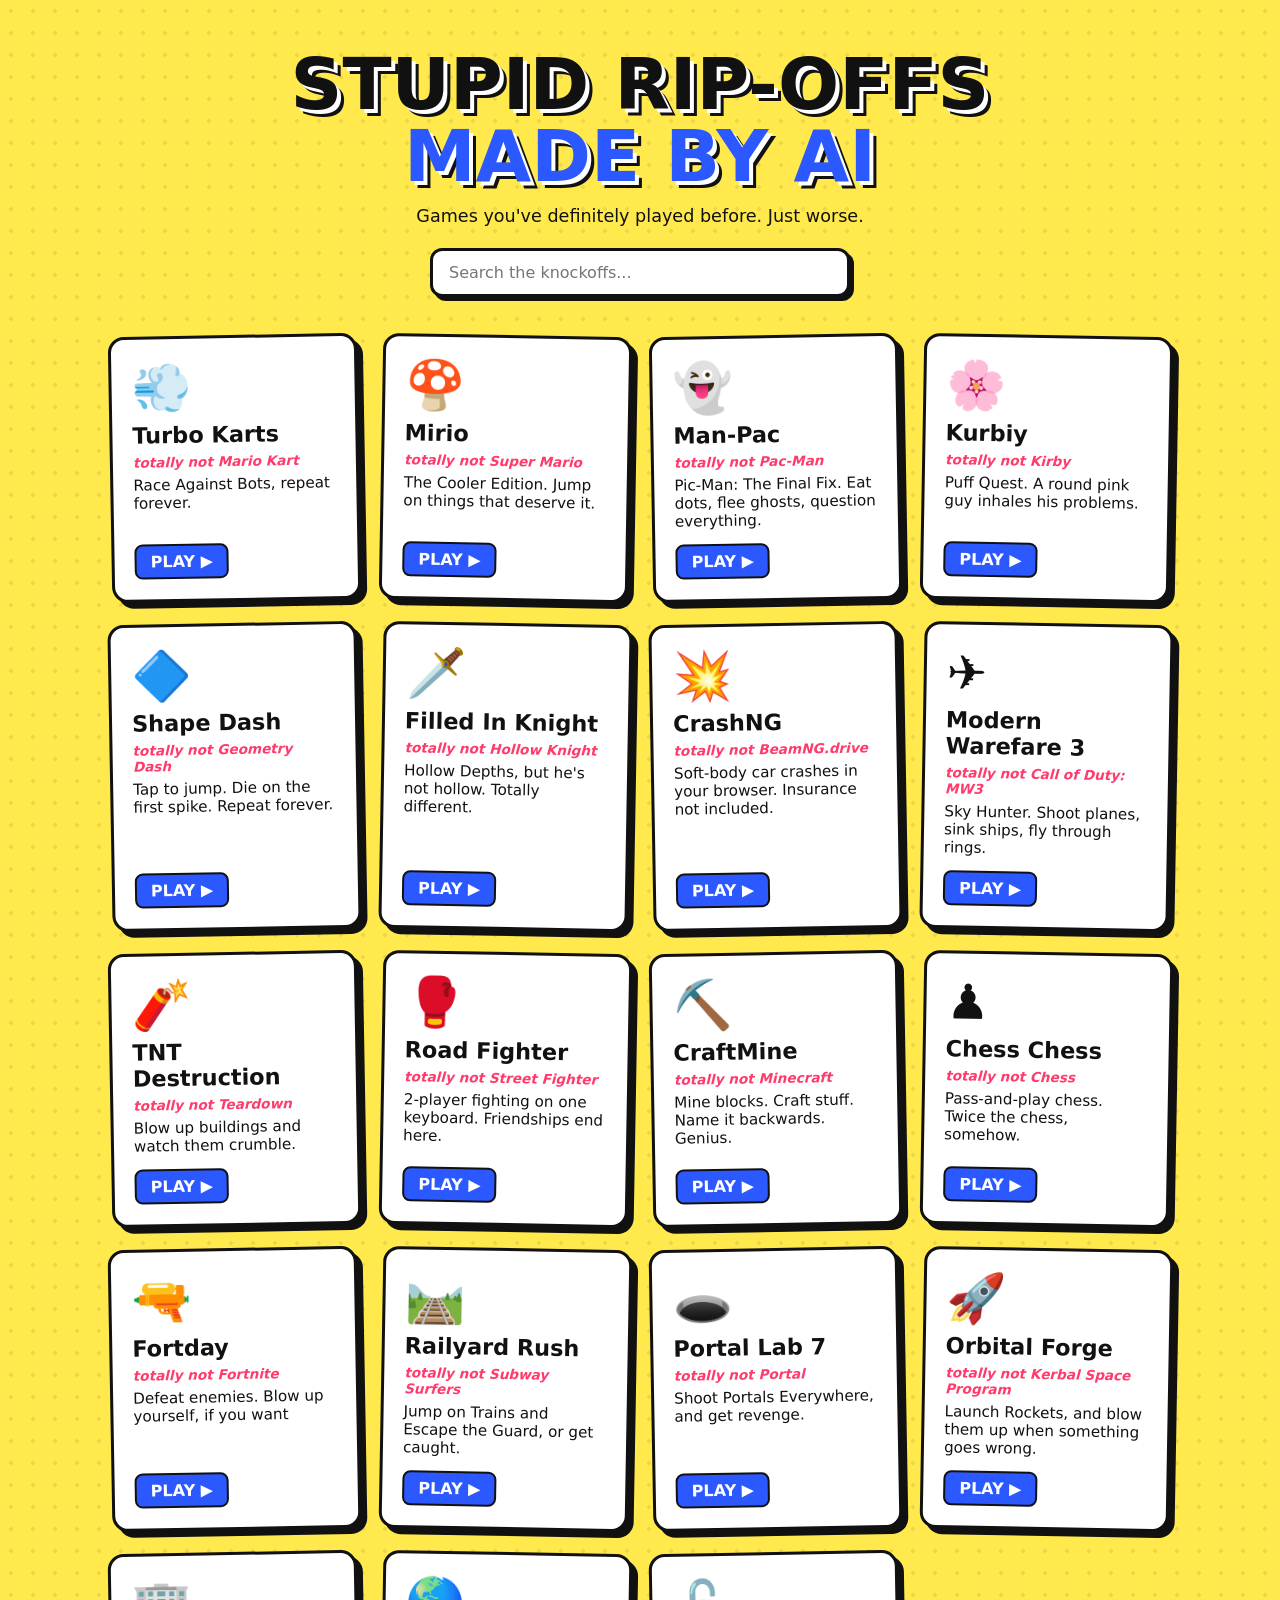
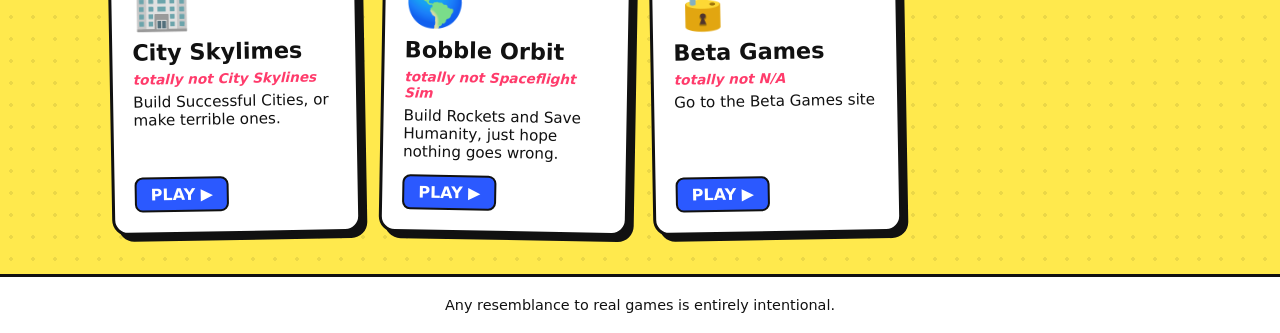
<file: index.html>
<!DOCTYPE html>
<html lang="en">
<head>
  <meta charset="UTF-8">
  <meta name="viewport" content="width=device-width, initial-scale=1.0">
  <title>Stupid Rip-Offs Made by AI</title>
  <link rel="stylesheet" href="style.css">
</head>
<body>
  <header>
    <h1>Stupid Rip-Offs<br><span>Made by AI</span></h1>
    <p class="tagline">Games you've definitely played before. Just worse.</p>
    <input id="search" type="search" placeholder="Search the knockoffs..." aria-label="Search games">
  </header>

  <main>
    <div id="grid" class="grid"></div>
    <p id="empty" class="empty" hidden>No rip-offs here yet. Check back soon.</p>
  </main>

  <footer>
    <p>Any resemblance to real games is entirely intentional.</p>
  </footer>

  <script src="games.js"></script>
  <script>
    const grid = document.getElementById('grid');
    const empty = document.getElementById('empty');
    const search = document.getElementById('search');

    function render(filter = '') {
      const q = filter.toLowerCase();
      const list = GAMES.filter(g =>
        (g.title + ' ' + g.ripoffOf + ' ' + g.description).toLowerCase().includes(q)
      );
      grid.innerHTML = list.map(g => `
        <a class="card" href="${g.url || "games/" + g.file}">
          <div class="emoji">${g.emoji || '🎮'}</div>
          <h2>${g.title || 'Untitled Rip-Off'}</h2>
          <p class="ripoff">totally not ${g.ripoffOf || 'a real game'}</p>
          <p class="desc">${g.description || 'Just play it.'}</p>
          <span class="play">PLAY ▶</span>
        </a>
      `).join('');
      empty.hidden = list.length > 0;
    }

    search.addEventListener('input', e => render(e.target.value));
    render();
  </script>
</body>
</html>
</file>
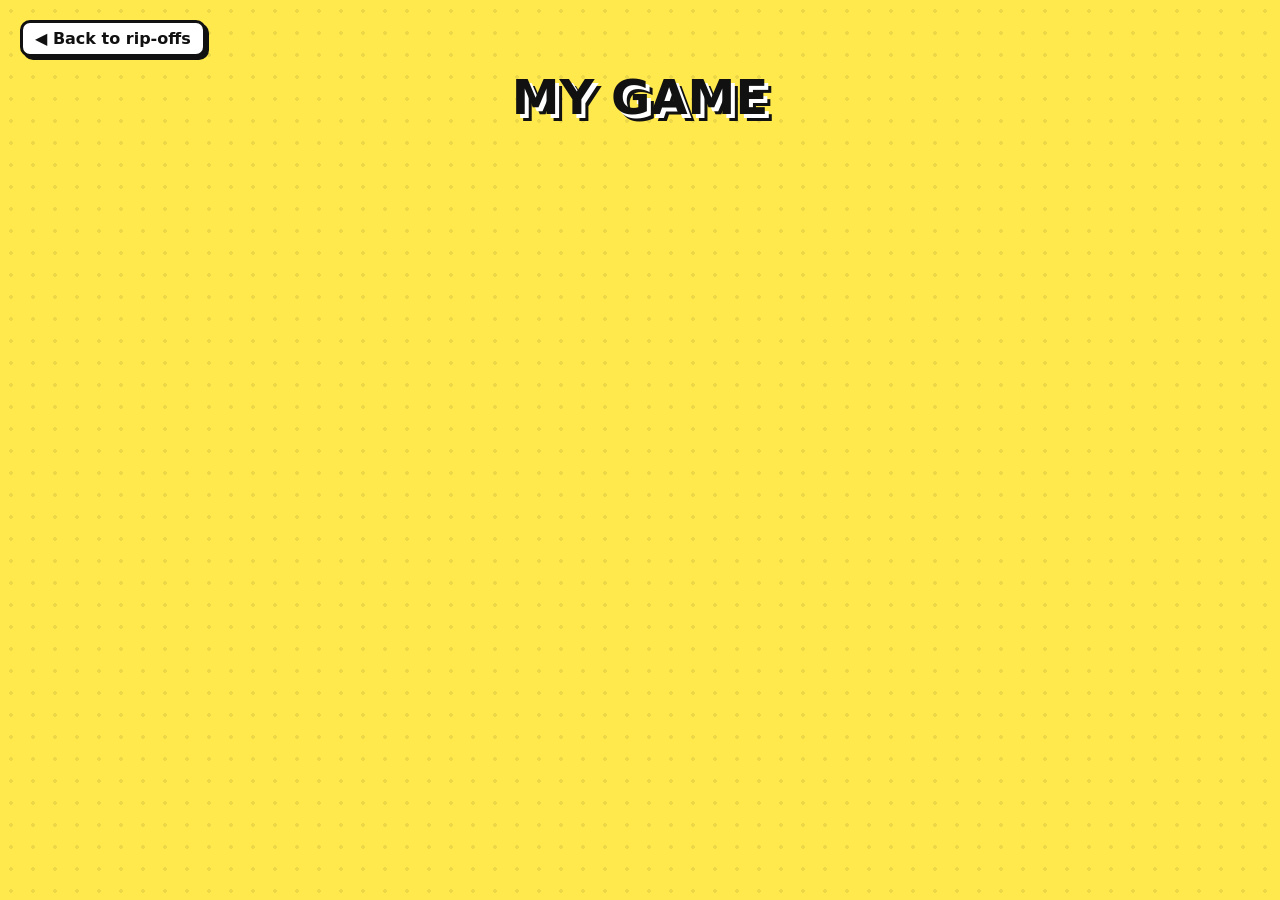
<file: games/TEMPLATE.html>
<!DOCTYPE html>
<html lang="en">
<head>
  <meta charset="UTF-8">
  <meta name="viewport" content="width=device-width, initial-scale=1.0">
  <title>My Game – Stupid Rip-Offs Made by AI</title>
  <link rel="stylesheet" href="../style.css">
</head>
<body class="game-page">
  <a class="back" href="../index.html">◀ Back to rip-offs</a>
  <h1>My Game</h1>

  <!-- ===================================================
       ONLY USE THIS IF YOUR GAME IS JUST CODE (no file yet).
       Make a copy of this file, rename it (e.g. flappy-bord.html),
       then paste your game's code below this line.
       =================================================== -->



  <!-- ============ end of your game ============ -->
</body>
</html>
</file>
<file: style.css>
* { box-sizing: border-box; margin: 0; padding: 0; }

body {
  font-family: "Comic Sans MS", "Chalkboard SE", "Marker Felt", system-ui, sans-serif;
  background: #ffe94d;
  background-image: radial-gradient(#00000014 2px, transparent 2px);
  background-size: 22px 22px;
  color: #111;
  min-height: 100vh;
  display: flex;
  flex-direction: column;
}

header {
  text-align: center;
  padding: 48px 20px 28px;
  position: relative;
}

h1 {
  font-size: clamp(2.2rem, 7vw, 4.5rem);
  line-height: 1;
  text-transform: uppercase;
  text-shadow: 4px 4px 0 #fff, 7px 7px 0 #111;
}
h1 span { color: #2b59ff; }

.tagline { margin-top: 14px; font-size: 1.1rem; }

#search {
  margin-top: 22px;
  width: min(420px, 100%);
  padding: 12px 16px;
  font: inherit;
  font-size: 1rem;
  border: 3px solid #111;
  border-radius: 12px;
  box-shadow: 4px 4px 0 #111;
  outline: none;
}
#search:focus { box-shadow: 4px 4px 0 #2b59ff; }

main { flex: 1; padding: 10px 20px 40px; max-width: 1100px; margin: 0 auto; width: 100%; }

.grid {
  display: grid;
  grid-template-columns: repeat(auto-fill, minmax(230px, 1fr));
  gap: 22px;
}

.card {
  background: #fff;
  border: 3px solid #111;
  border-radius: 16px;
  padding: 20px;
  text-decoration: none;
  color: inherit;
  box-shadow: 6px 6px 0 #111;
  transition: transform .12s, box-shadow .12s;
  display: flex;
  flex-direction: column;
  gap: 6px;
}
.card:nth-child(odd)  { transform: rotate(-1deg); }
.card:nth-child(even) { transform: rotate(1deg); }
.card:hover {
  transform: rotate(0) translate(-3px, -3px) scale(1.03);
  box-shadow: 10px 10px 0 #ff3b6b;
}

.emoji { font-size: 3rem; }
.card h2 { font-size: 1.4rem; }
.ripoff { font-size: .85rem; color: #ff3b6b; font-weight: bold; font-style: italic; }
.desc { font-size: .95rem; flex: 1; }
.play {
  align-self: flex-start;
  margin-top: 8px;
  background: #2b59ff;
  color: #fff;
  padding: 6px 14px;
  border: 2px solid #111;
  border-radius: 8px;
  font-weight: 900;
}

.empty { text-align: center; font-size: 1.3rem; margin-top: 30px; }

footer { text-align: center; padding: 20px; font-size: .9rem; border-top: 3px solid #111; background: #fff; }

/* Shared styles for game pages */
.game-page { align-items: center; padding: 20px; }
.back {
  align-self: flex-start;
  color: #111; font-weight: 900; text-decoration: none;
  background: #fff; border: 3px solid #111; border-radius: 10px;
  padding: 6px 12px; box-shadow: 3px 3px 0 #111;
}
.game-page h1 { font-size: clamp(1.8rem, 5vw, 3rem); margin: 16px 0; }
.game-page canvas { background: #fff; border: 4px solid #111; box-shadow: 6px 6px 0 #111; max-width: 100%; touch-action: none; }
.game-info { margin-top: 14px; font-size: 1.1rem; text-align: center; }
</file>
